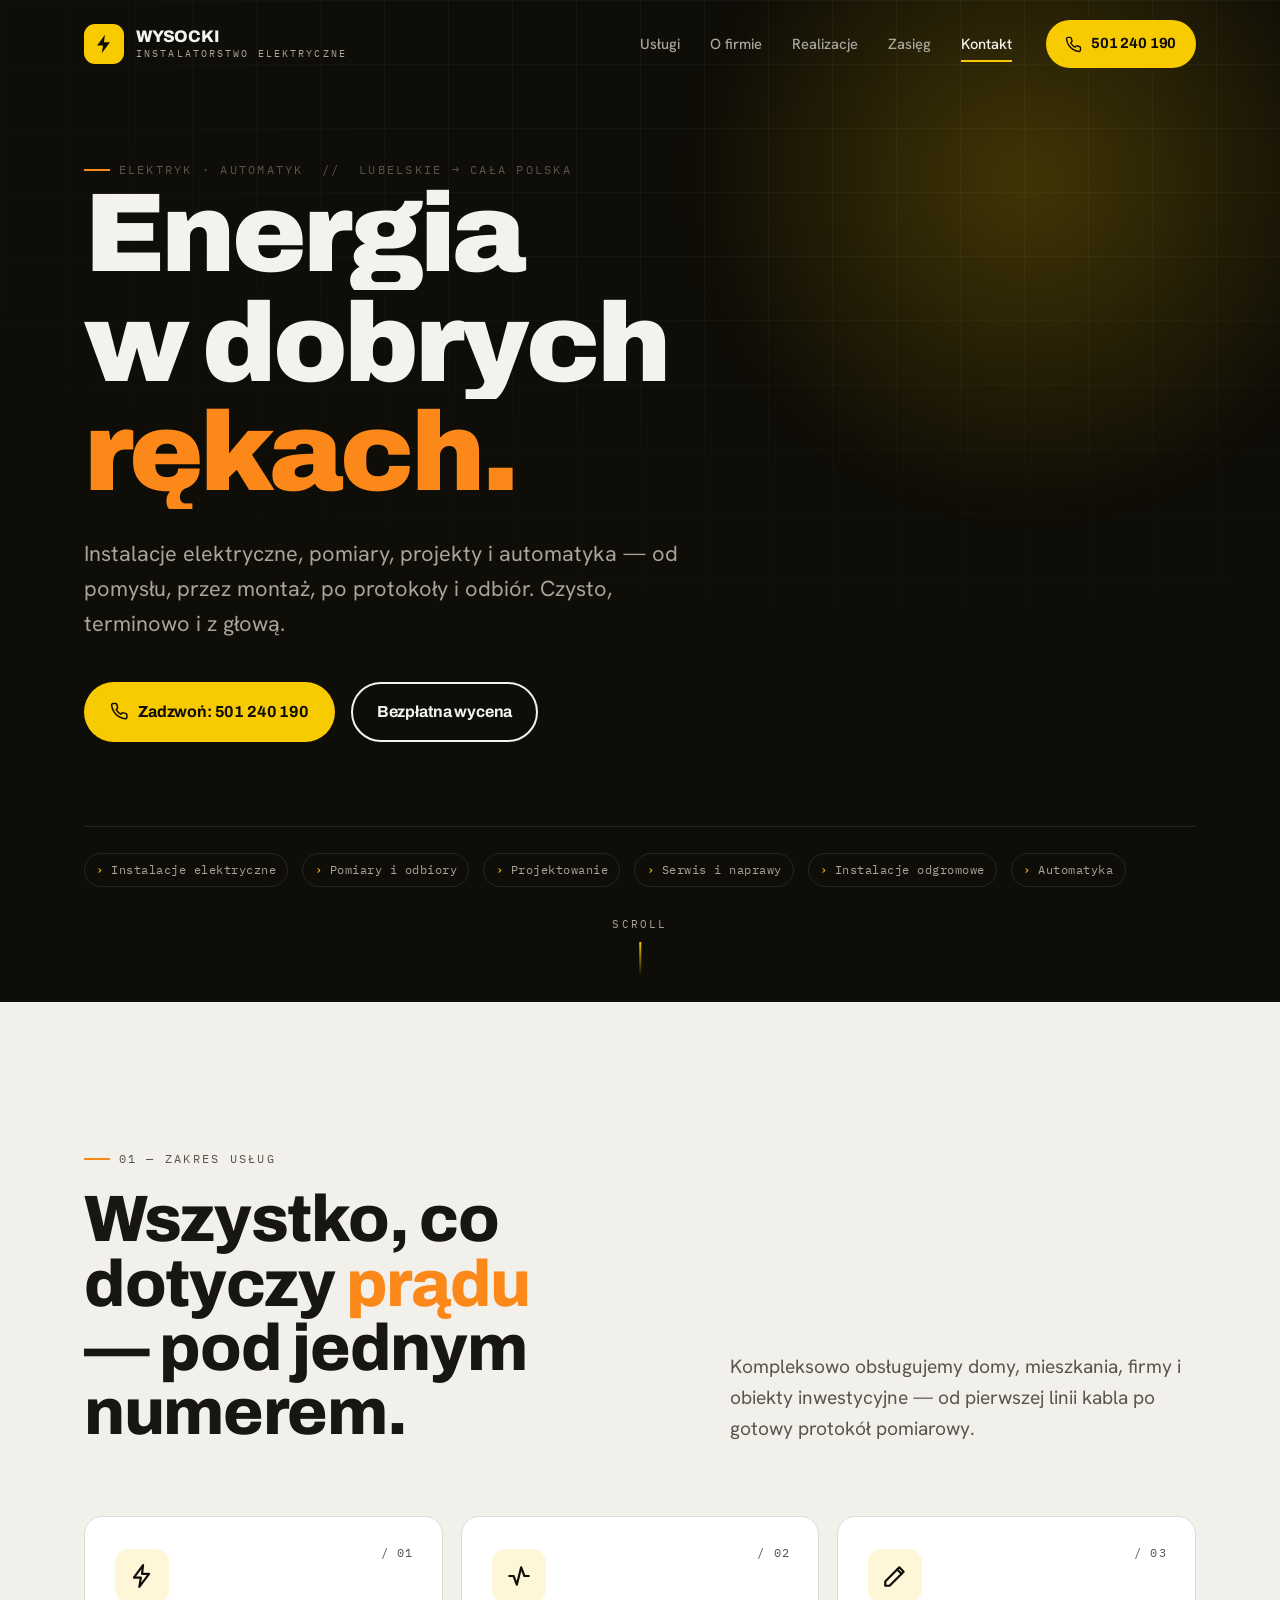
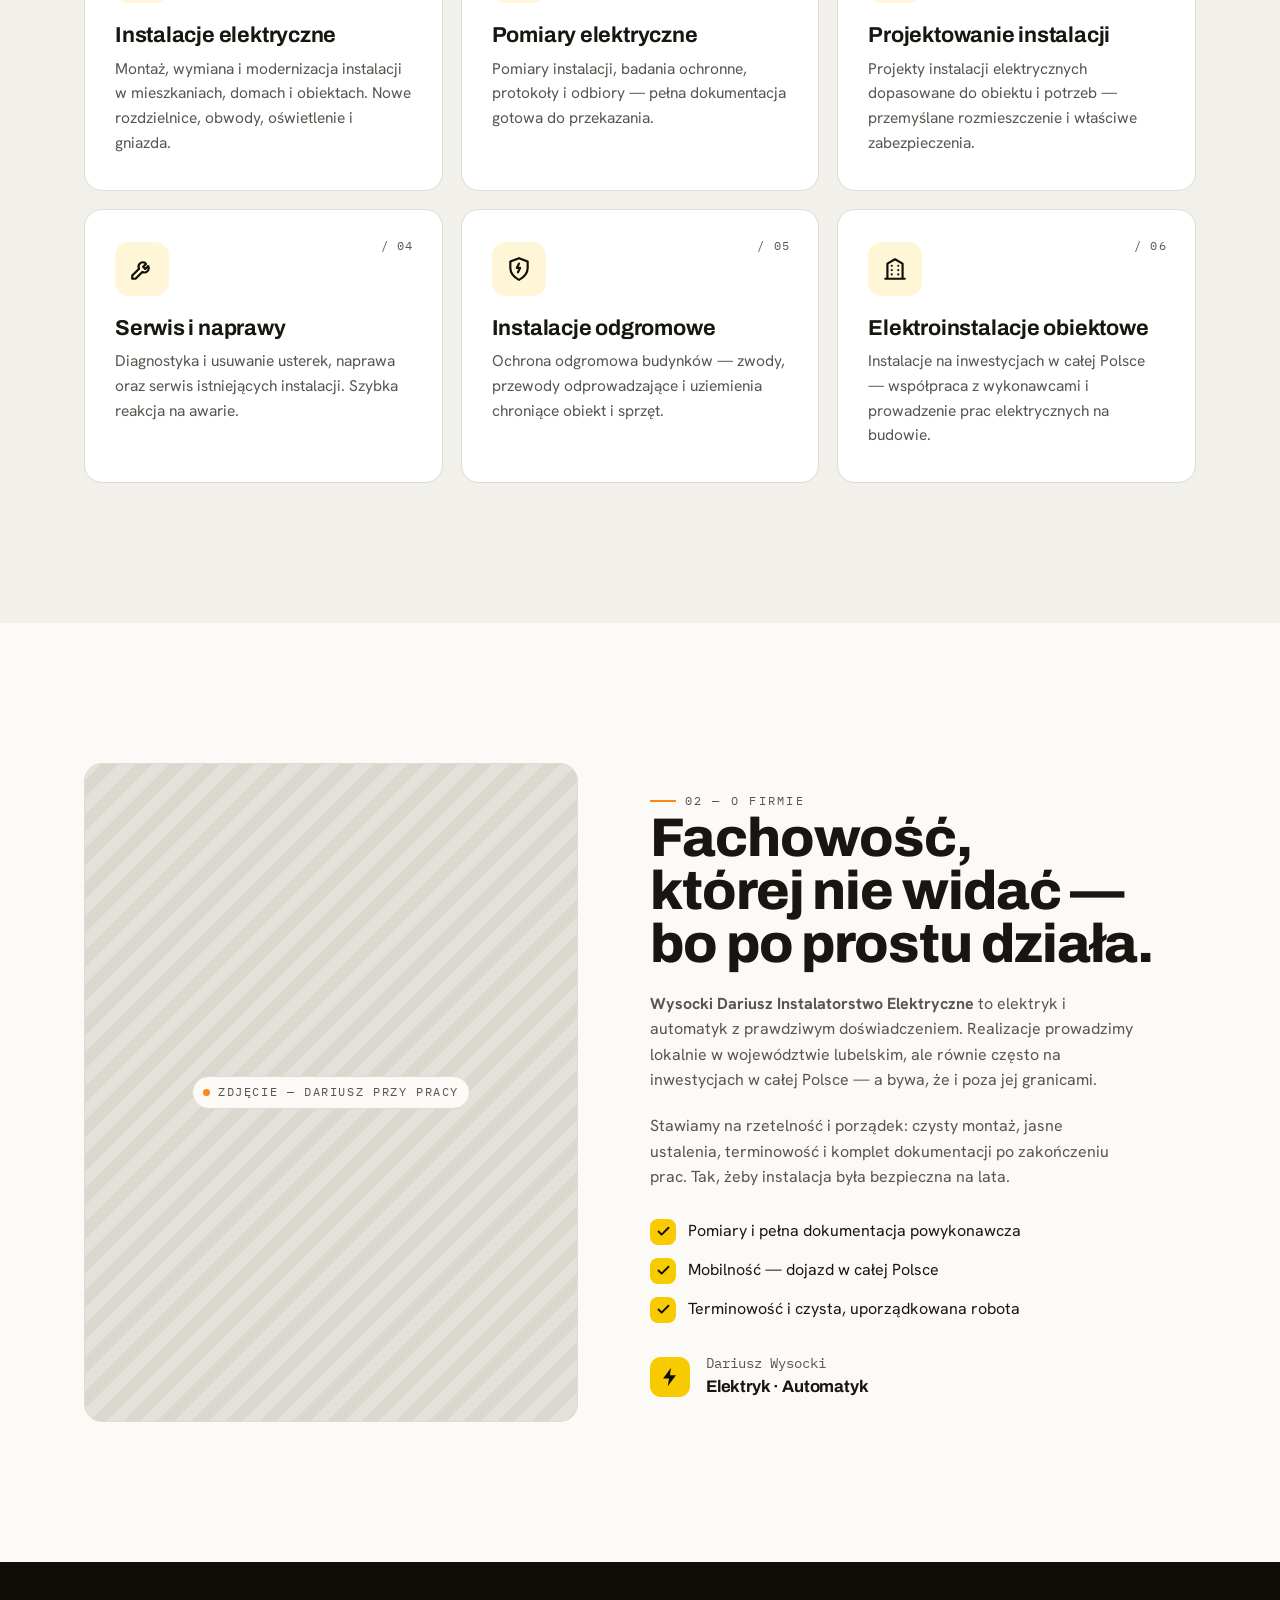
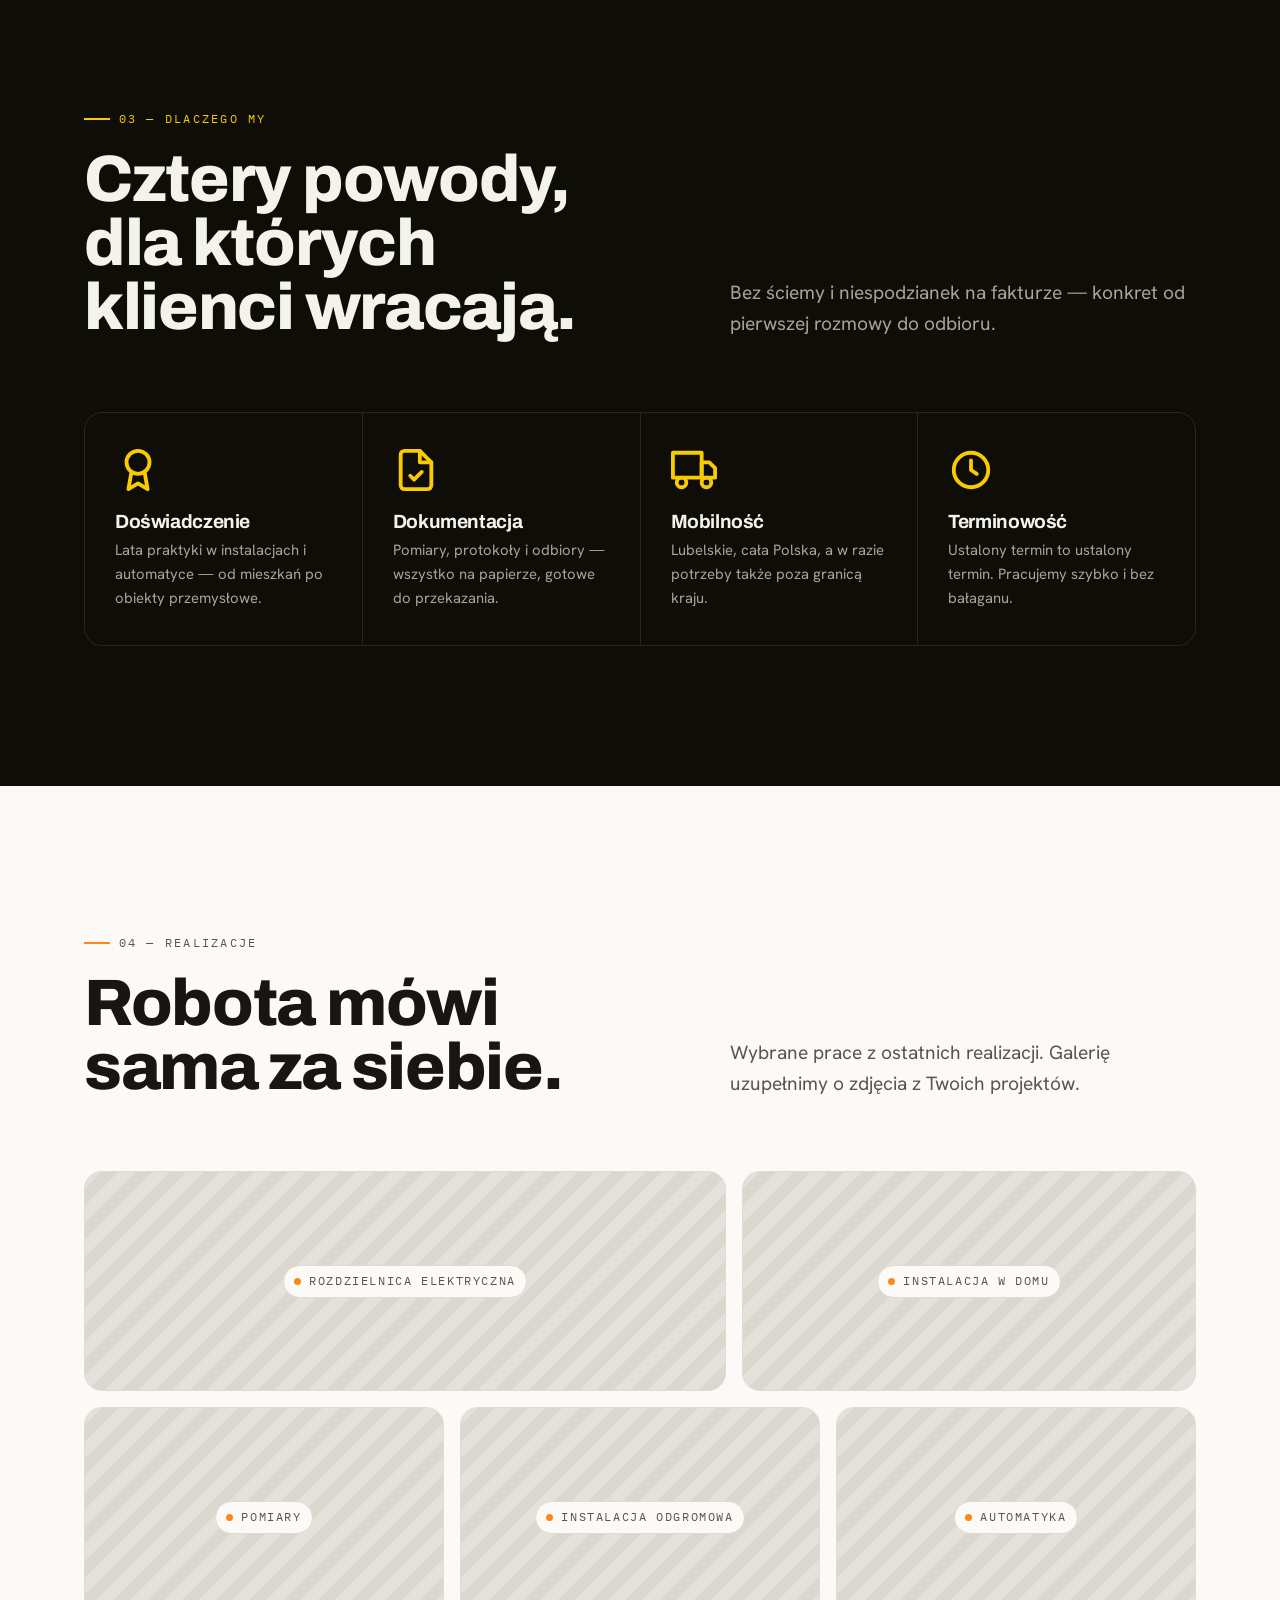
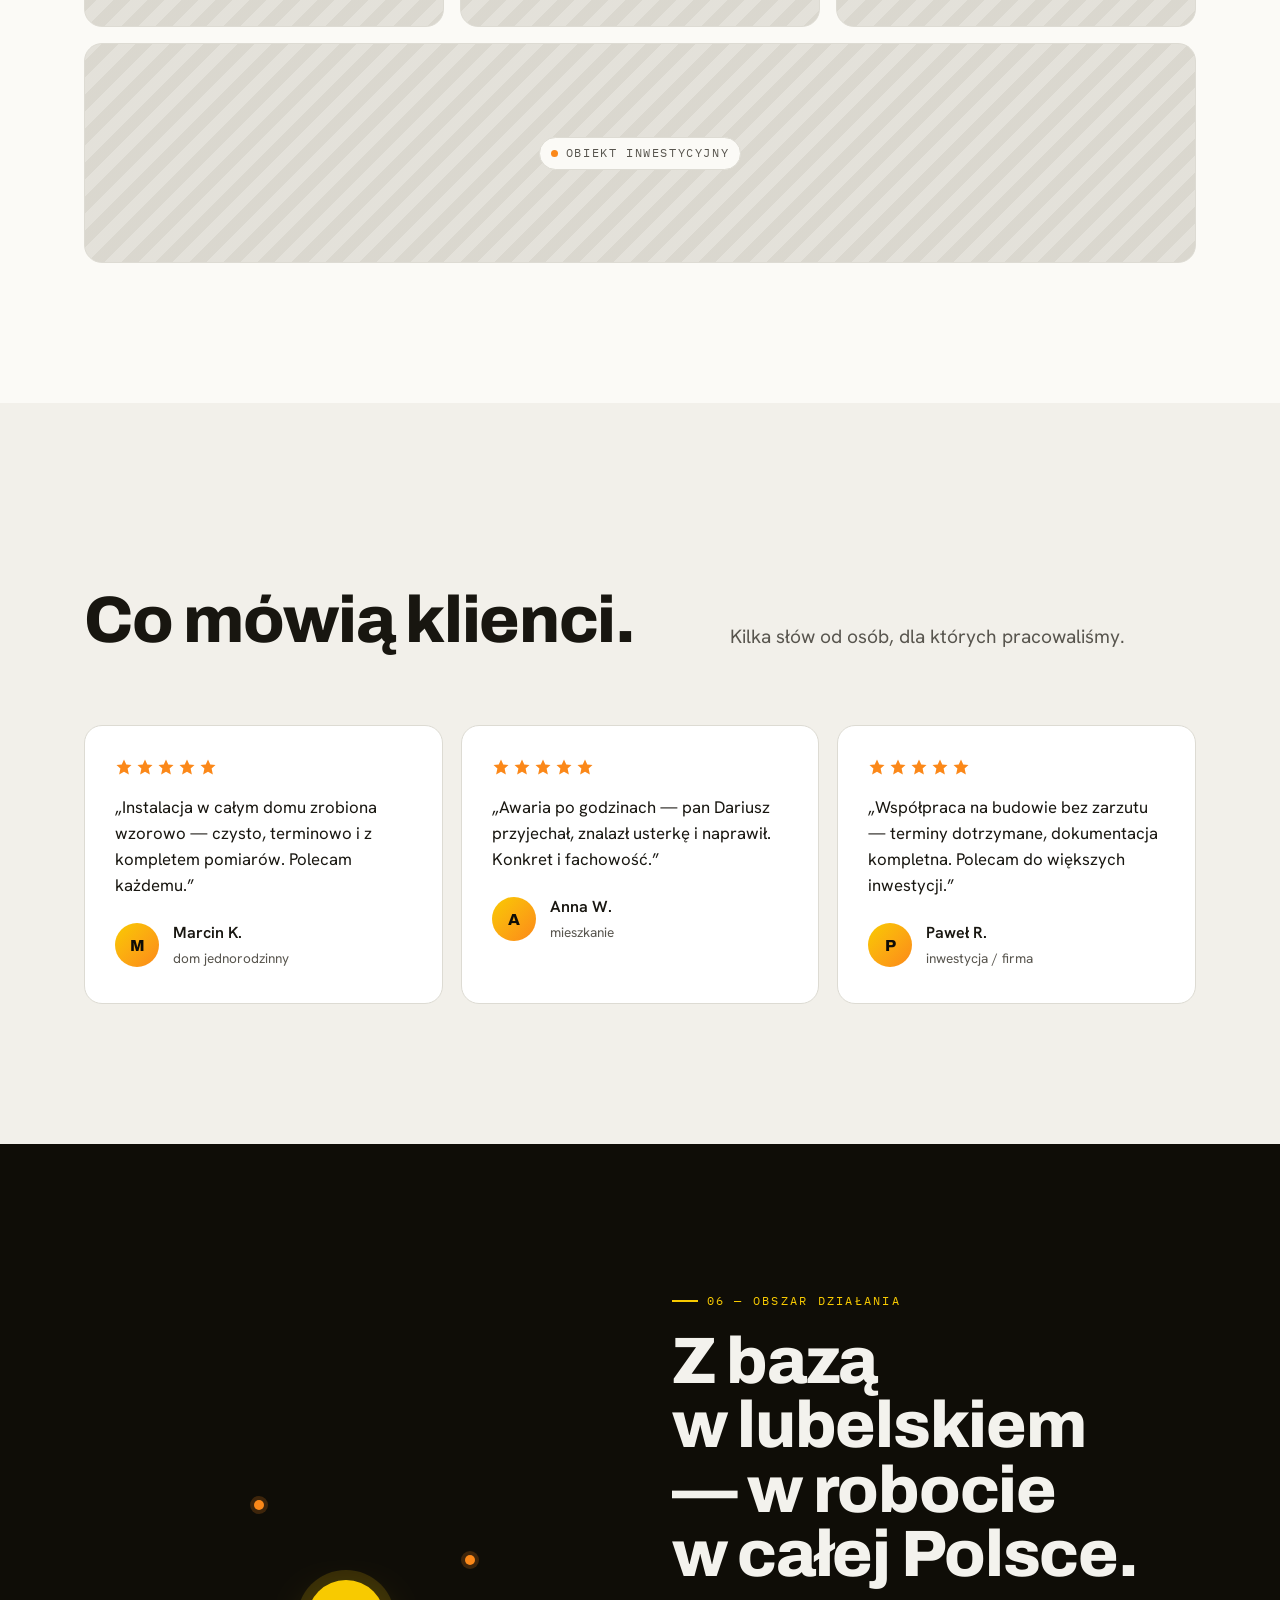
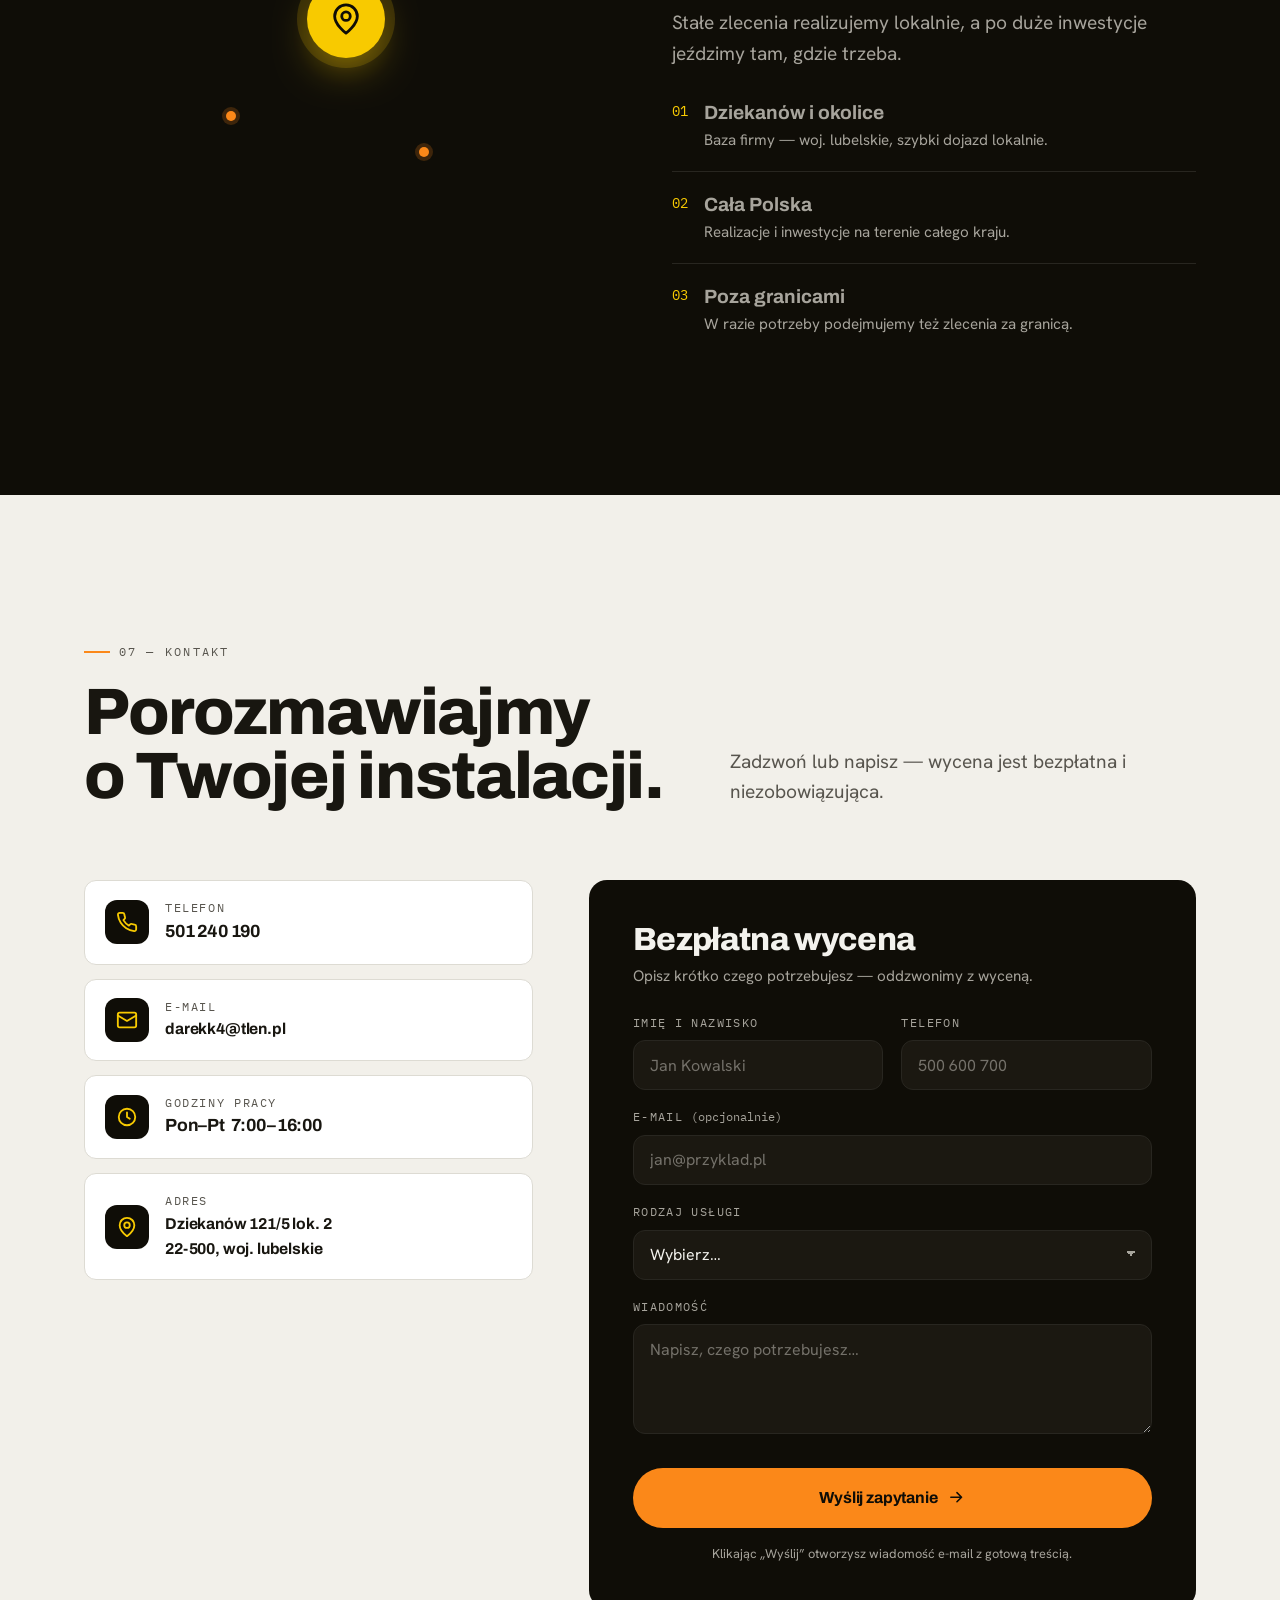
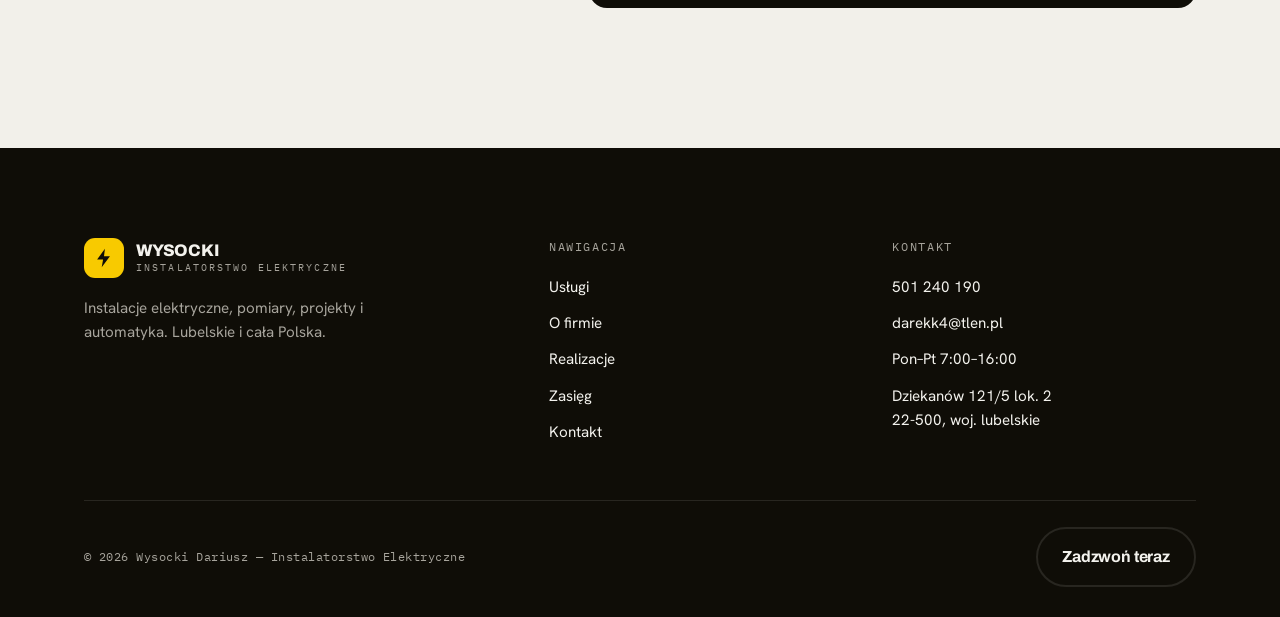
<file: Strona Wysocki Elektryk.html>
<!DOCTYPE html>
<html lang="pl">
<head>
<meta charset="UTF-8" />
<meta name="viewport" content="width=device-width, initial-scale=1.0" />
<title>Wysocki Dariusz — Instalatorstwo Elektryczne | Elektryk · Automatyk</title>
<meta name="description" content="Wysocki Dariusz — Instalatorstwo Elektryczne. Instalacje elektryczne, pomiary, projektowanie, serwis i instalacje odgromowe. Dziekanów, woj. lubelskie — realizacje w całej Polsce." />
<meta property="og:type" content="website" />
<meta property="og:title" content="Wysocki Dariusz — Instalatorstwo Elektryczne | Elektryk · Automatyk" />
<meta property="og:description" content="Instalacje elektryczne, pomiary, projektowanie, serwis i instalacje odgromowe. Dziekanów, woj. lubelskie — realizacje w całej Polsce." />
<meta name="theme-color" content="#DCC800" />
<link rel="icon" href="data:image/svg+xml,<svg xmlns='http://www.w3.org/2000/svg' viewBox='0 0 24 24'><rect width='24' height='24' rx='6' fill='%23DCC800'/><path d='M13 2 4.5 13.5H11l-1.5 8.5 9-12H12l1-8z' fill='%23161410'/></svg>" />
<link rel="preconnect" href="https://fonts.googleapis.com" />
<link rel="preconnect" href="https://fonts.gstatic.com" crossorigin />
<link href="https://fonts.googleapis.com/css2?family=Archivo:wght@500;600;700;800;900&family=Hanken+Grotesk:wght@400;500;600;700&family=IBM+Plex+Mono:wght@400;500&display=swap" rel="stylesheet" />
<link rel="stylesheet" href="assets/styles.css" />
</head>
<body>

<!-- ====================== HEADER ====================== -->
<header class="header">
  <div class="wrap header__inner">
    <a href="#top" class="logo" aria-label="Wysocki — Instalatorstwo Elektryczne">
      <span class="logo__mark">
        <svg viewBox="0 0 24 24" fill="currentColor" aria-hidden="true"><path d="M13 2 4.5 13.5H11l-1.5 8.5 9-12H12l1-8z"/></svg>
      </span>
      <span class="logo__txt">
        <span class="logo__name">WYSOCKI</span>
        <span class="logo__sub">Instalatorstwo Elektryczne</span>
      </span>
    </a>

    <nav class="nav" aria-label="Główna nawigacja">
      <div class="nav__links">
        <a href="#uslugi">Usługi</a>
        <a href="#ofirmie">O firmie</a>
        <a href="#realizacje">Realizacje</a>
        <a href="#zasieg">Zasięg</a>
        <a href="#kontakt">Kontakt</a>
      </div>
      <a href="tel:+48501240190" class="btn nav__cta">
        <svg viewBox="0 0 24 24" fill="none" stroke="currentColor" stroke-width="2" stroke-linecap="round" stroke-linejoin="round" aria-hidden="true"><path d="M22 16.92v3a2 2 0 0 1-2.18 2 19.79 19.79 0 0 1-8.63-3.07 19.5 19.5 0 0 1-6-6 19.79 19.79 0 0 1-3.07-8.67A2 2 0 0 1 4.11 2h3a2 2 0 0 1 2 1.72c.13.96.36 1.9.7 2.81a2 2 0 0 1-.45 2.11L8.09 9.91a16 16 0 0 0 6 6l1.27-1.27a2 2 0 0 1 2.11-.45c.9.34 1.85.57 2.81.7A2 2 0 0 1 22 16.92z"/></svg>
        501 240 190
      </a>
    </nav>

    <button class="burger" aria-label="Otwórz menu" aria-expanded="false">
      <span></span><span></span><span></span>
    </button>
  </div>
</header>
<div class="nav-scrim" aria-hidden="true"></div>

<!-- ====================== HERO ====================== -->
<main id="top">
<section class="hero" id="hero">
  <div class="hero__grid" aria-hidden="true"></div>
  <div class="hero__glow" aria-hidden="true"></div>

  <div class="wrap hero__inner">
    <p class="kicker anim-up">Elektryk · Automatyk &nbsp;//&nbsp; Lubelskie → cała Polska</p>

    <h1>
      <span class="line"><span>Energia</span></span>
      <span class="line"><span>w dobrych</span></span>
      <span class="line"><span><span class="mark">rękach.</span></span></span>
    </h1>

    <p class="hero__sub anim-up">
      Instalacje elektryczne, pomiary, projekty i automatyka — od pomysłu,
      przez montaż, po protokoły i odbiór. Czysto, terminowo i z głową.
    </p>

    <div class="hero__cta anim-up">
      <a href="tel:+48501240190" class="btn">
        <svg viewBox="0 0 24 24" fill="none" stroke="currentColor" stroke-width="2" stroke-linecap="round" stroke-linejoin="round" aria-hidden="true"><path d="M22 16.92v3a2 2 0 0 1-2.18 2 19.79 19.79 0 0 1-8.63-3.07 19.5 19.5 0 0 1-6-6 19.79 19.79 0 0 1-3.07-8.67A2 2 0 0 1 4.11 2h3a2 2 0 0 1 2 1.72c.13.96.36 1.9.7 2.81a2 2 0 0 1-.45 2.11L8.09 9.91a16 16 0 0 0 6 6l1.27-1.27a2 2 0 0 1 2.11-.45c.9.34 1.85.57 2.81.7A2 2 0 0 1 22 16.92z"/></svg>
        Zadzwoń: 501 240 190
      </a>
      <a href="#kontakt" class="btn btn--outline">Bezpłatna wycena</a>
    </div>

    <div class="hero__strip anim-up">
      <span class="tag"><b>›</b> Instalacje elektryczne</span>
      <span class="tag"><b>›</b> Pomiary i odbiory</span>
      <span class="tag"><b>›</b> Projektowanie</span>
      <span class="tag"><b>›</b> Serwis i naprawy</span>
      <span class="tag"><b>›</b> Instalacje odgromowe</span>
      <span class="tag"><b>›</b> Automatyka</span>
    </div>
  </div>

  <div class="hero__cue" aria-hidden="true">
    <span>scroll</span>
    <span class="dot"></span>
  </div>
</section>

<!-- ====================== USŁUGI ====================== -->
<section class="section section--alt" id="uslugi">
  <div class="wrap">
    <div class="sec-head">
      <div>
        <span class="kicker reveal">01 — Zakres usług</span>
        <h2 class="h-sec reveal" data-d="1">Wszystko, co dotyczy <span class="mark">prądu</span> — pod jednym numerem.</h2>
      </div>
      <p class="lead reveal" data-d="2">Kompleksowo obsługujemy domy, mieszkania, firmy i obiekty inwestycyjne — od pierwszej linii kabla po gotowy protokół pomiarowy.</p>
    </div>

    <div class="services">
      <article class="card reveal">
        <span class="card__num">/ 01</span>
        <div class="card__ico"><svg viewBox="0 0 24 24" fill="none" stroke="currentColor" stroke-width="2" stroke-linecap="round" stroke-linejoin="round"><path d="M13 2 4.5 13.5H11l-1.5 8.5 9-12H12l1-8z"/></svg></div>
        <h3>Instalacje elektryczne</h3>
        <p>Montaż, wymiana i modernizacja instalacji w mieszkaniach, domach i obiektach. Nowe rozdzielnice, obwody, oświetlenie i gniazda.</p>
      </article>

      <article class="card reveal" data-d="1">
        <span class="card__num">/ 02</span>
        <div class="card__ico"><svg viewBox="0 0 24 24" fill="none" stroke="currentColor" stroke-width="2" stroke-linecap="round" stroke-linejoin="round"><path d="M3 12h4l3 8 4-16 3 8h4"/></svg></div>
        <h3>Pomiary elektryczne</h3>
        <p>Pomiary instalacji, badania ochronne, protokoły i odbiory — pełna dokumentacja gotowa do przekazania.</p>
      </article>

      <article class="card reveal" data-d="2">
        <span class="card__num">/ 03</span>
        <div class="card__ico"><svg viewBox="0 0 24 24" fill="none" stroke="currentColor" stroke-width="2" stroke-linecap="round" stroke-linejoin="round"><path d="M3 21v-4L16 4l4 4L7 21H3z"/><path d="M14 6l4 4"/></svg></div>
        <h3>Projektowanie instalacji</h3>
        <p>Projekty instalacji elektrycznych dopasowane do obiektu i potrzeb — przemyślane rozmieszczenie i właściwe zabezpieczenia.</p>
      </article>

      <article class="card reveal">
        <span class="card__num">/ 04</span>
        <div class="card__ico"><svg viewBox="0 0 24 24" fill="none" stroke="currentColor" stroke-width="2" stroke-linecap="round" stroke-linejoin="round"><path d="M14.7 6.3a4 4 0 0 0-5.4 5.4L3 18v3h3l6.3-6.3a4 4 0 0 0 5.4-5.4l-2.7 2.7-2-2 2.7-2.7z"/></svg></div>
        <h3>Serwis i naprawy</h3>
        <p>Diagnostyka i usuwanie usterek, naprawa oraz serwis istniejących instalacji. Szybka reakcja na awarie.</p>
      </article>

      <article class="card reveal" data-d="1">
        <span class="card__num">/ 05</span>
        <div class="card__ico"><svg viewBox="0 0 24 24" fill="none" stroke="currentColor" stroke-width="2" stroke-linecap="round" stroke-linejoin="round"><path d="M12 2 4 5v6c0 5 3.5 8.5 8 11 4.5-2.5 8-6 8-11V5l-8-3z"/><path d="M12 7l-2 4h3l-2 4"/></svg></div>
        <h3>Instalacje odgromowe</h3>
        <p>Ochrona odgromowa budynków — zwody, przewody odprowadzające i uziemienia chroniące obiekt i sprzęt.</p>
      </article>

      <article class="card reveal" data-d="2">
        <span class="card__num">/ 06</span>
        <div class="card__ico"><svg viewBox="0 0 24 24" fill="none" stroke="currentColor" stroke-width="2" stroke-linecap="round" stroke-linejoin="round"><path d="M3 21h18M5 21V7l7-4 7 4v14"/><path d="M9 9h.01M15 9h.01M9 13h.01M15 13h.01M9 17h.01M15 17h.01"/></svg></div>
        <h3>Elektroinstalacje obiektowe</h3>
        <p>Instalacje na inwestycjach w całej Polsce — współpraca z wykonawcami i prowadzenie prac elektrycznych na budowie.</p>
      </article>
    </div>
  </div>
</section>

<!-- ====================== O FIRMIE ====================== -->
<section class="section" id="ofirmie">
  <div class="wrap about">
    <div class="about__media reveal-left">
      <div class="ph">
        <span class="ph__tag">zdjęcie — Dariusz przy pracy</span>
      </div>
    </div>

    <div class="about__txt">
      <span class="kicker reveal">02 — O firmie</span>
      <h2 class="reveal" data-d="1">Fachowość, której nie&nbsp;widać — bo&nbsp;po&nbsp;prostu działa.</h2>
      <p class="reveal" data-d="2">
        <b>Wysocki Dariusz Instalatorstwo Elektryczne</b> to elektryk i automatyk
        z prawdziwym doświadczeniem. Realizacje prowadzimy lokalnie w województwie
        lubelskim, ale równie często na inwestycjach w całej Polsce — a bywa, że i poza
        jej granicami.
      </p>
      <p class="reveal" data-d="2">
        Stawiamy na rzetelność i porządek: czysty montaż, jasne ustalenia,
        terminowość i komplet dokumentacji po zakończeniu prac. Tak, żeby instalacja
        była bezpieczna na lata.
      </p>

      <ul class="checks">
        <li class="reveal" data-d="1"><span class="ck"><svg viewBox="0 0 24 24" fill="none" stroke="currentColor" stroke-width="3" stroke-linecap="round" stroke-linejoin="round"><path d="M20 6 9 17l-5-5"/></svg></span><span>Pomiary i pełna dokumentacja powykonawcza</span></li>
        <li class="reveal" data-d="2"><span class="ck"><svg viewBox="0 0 24 24" fill="none" stroke="currentColor" stroke-width="3" stroke-linecap="round" stroke-linejoin="round"><path d="M20 6 9 17l-5-5"/></svg></span><span>Mobilność — dojazd w całej Polsce</span></li>
        <li class="reveal" data-d="3"><span class="ck"><svg viewBox="0 0 24 24" fill="none" stroke="currentColor" stroke-width="3" stroke-linecap="round" stroke-linejoin="round"><path d="M20 6 9 17l-5-5"/></svg></span><span>Terminowość i czysta, uporządkowana robota</span></li>
      </ul>

      <div class="about__sign reveal" data-d="3">
        <span class="logo__mark"><svg viewBox="0 0 24 24" fill="currentColor" aria-hidden="true"><path d="M13 2 4.5 13.5H11l-1.5 8.5 9-12H12l1-8z"/></svg></span>
        <span>Dariusz Wysocki<b>Elektryk · Automatyk</b></span>
      </div>
    </div>
  </div>
</section>

<!-- ====================== ATUTY ====================== -->
<section class="section section--dark" id="atuty">
  <div class="wrap">
    <div class="sec-head">
      <div>
        <span class="kicker reveal">03 — Dlaczego my</span>
        <h2 class="h-sec reveal" data-d="1">Cztery powody, dla których klienci wracają.</h2>
      </div>
      <p class="lead reveal" data-d="2">Bez ściemy i niespodzianek na fakturze — konkret od pierwszej rozmowy do odbioru.</p>
    </div>

    <div class="feats">
      <div class="feat reveal">
        <div class="feat__ico"><svg viewBox="0 0 24 24" fill="none" stroke="currentColor" stroke-width="2" stroke-linecap="round" stroke-linejoin="round"><circle cx="12" cy="8" r="6"/><path d="M8.5 13.5 7 22l5-3 5 3-1.5-8.5"/></svg></div>
        <h3>Doświadczenie</h3>
        <p>Lata praktyki w instalacjach i automatyce — od mieszkań po obiekty przemysłowe.</p>
      </div>
      <div class="feat reveal" data-d="1">
        <div class="feat__ico"><svg viewBox="0 0 24 24" fill="none" stroke="currentColor" stroke-width="2" stroke-linecap="round" stroke-linejoin="round"><path d="M14 2H6a2 2 0 0 0-2 2v16a2 2 0 0 0 2 2h12a2 2 0 0 0 2-2V8z"/><path d="M14 2v6h6"/><path d="m9 15 2 2 4-4"/></svg></div>
        <h3>Dokumentacja</h3>
        <p>Pomiary, protokoły i odbiory — wszystko na papierze, gotowe do przekazania.</p>
      </div>
      <div class="feat reveal" data-d="2">
        <div class="feat__ico"><svg viewBox="0 0 24 24" fill="none" stroke="currentColor" stroke-width="2" stroke-linecap="round" stroke-linejoin="round"><path d="M1 3h15v13H1z"/><path d="M16 8h4l3 3v5h-7V8z"/><circle cx="5.5" cy="18.5" r="2.5"/><circle cx="18.5" cy="18.5" r="2.5"/></svg></div>
        <h3>Mobilność</h3>
        <p>Lubelskie, cała Polska, a w razie potrzeby także poza granicą kraju.</p>
      </div>
      <div class="feat reveal" data-d="3">
        <div class="feat__ico"><svg viewBox="0 0 24 24" fill="none" stroke="currentColor" stroke-width="2" stroke-linecap="round" stroke-linejoin="round"><circle cx="12" cy="12" r="9"/><path d="M12 7v5l3 2"/></svg></div>
        <h3>Terminowość</h3>
        <p>Ustalony termin to ustalony termin. Pracujemy szybko i bez bałaganu.</p>
      </div>
    </div>
  </div>
</section>

<!-- ====================== REALIZACJE ====================== -->
<section class="section" id="realizacje">
  <div class="wrap">
    <div class="sec-head">
      <div>
        <span class="kicker reveal">04 — Realizacje</span>
        <h2 class="h-sec reveal" data-d="1">Robota mówi sama za siebie.</h2>
      </div>
      <p class="lead reveal" data-d="2">Wybrane prace z ostatnich realizacji. Galerię uzupełnimy o zdjęcia z Twoich projektów.</p>
    </div>

    <div class="gallery">
      <div class="ph g1 reveal"><span class="ph__tag">rozdzielnica elektryczna</span></div>
      <div class="ph g2 reveal" data-d="1"><span class="ph__tag">instalacja w domu</span></div>
      <div class="ph g3 reveal"><span class="ph__tag">pomiary</span></div>
      <div class="ph g4 reveal" data-d="1"><span class="ph__tag">instalacja odgromowa</span></div>
      <div class="ph g5 reveal" data-d="2"><span class="ph__tag">automatyka</span></div>
      <div class="ph g6 reveal"><span class="ph__tag">obiekt inwestycyjny</span></div>
    </div>
  </div>
</section>

<!-- ====================== OPINIE ====================== -->
<section class="section section--alt" id="opinie">
  <div class="wrap">
    <div class="sec-head">
      <div>
        <span class="kicker reveal">05 — Opinie</span>
        <h2 class="h-sec reveal" data-d="1">Co mówią klienci.</h2>
      </div>
      <p class="lead reveal" data-d="2">Kilka słów od osób, dla których pracowaliśmy.</p>
    </div>

    <div class="quotes">
      <figure class="quote reveal-scale">
        <div class="quote__stars">
          <svg viewBox="0 0 24 24" fill="currentColor"><path d="m12 2 3 6.5 7 .8-5.2 4.8L18.5 22 12 18.3 5.5 22 7.2 14 2 9.3l7-.8z"/></svg>
          <svg viewBox="0 0 24 24" fill="currentColor"><path d="m12 2 3 6.5 7 .8-5.2 4.8L18.5 22 12 18.3 5.5 22 7.2 14 2 9.3l7-.8z"/></svg>
          <svg viewBox="0 0 24 24" fill="currentColor"><path d="m12 2 3 6.5 7 .8-5.2 4.8L18.5 22 12 18.3 5.5 22 7.2 14 2 9.3l7-.8z"/></svg>
          <svg viewBox="0 0 24 24" fill="currentColor"><path d="m12 2 3 6.5 7 .8-5.2 4.8L18.5 22 12 18.3 5.5 22 7.2 14 2 9.3l7-.8z"/></svg>
          <svg viewBox="0 0 24 24" fill="currentColor"><path d="m12 2 3 6.5 7 .8-5.2 4.8L18.5 22 12 18.3 5.5 22 7.2 14 2 9.3l7-.8z"/></svg>
        </div>
        <p>„Instalacja w całym domu zrobiona wzorowo — czysto, terminowo i z kompletem pomiarów. Polecam każdemu.”</p>
        <footer><span class="av">M</span><span><cite>Marcin K.</cite><span class="role">dom jednorodzinny</span></span></footer>
      </figure>

      <figure class="quote reveal-scale" data-d="1">
        <div class="quote__stars">
          <svg viewBox="0 0 24 24" fill="currentColor"><path d="m12 2 3 6.5 7 .8-5.2 4.8L18.5 22 12 18.3 5.5 22 7.2 14 2 9.3l7-.8z"/></svg>
          <svg viewBox="0 0 24 24" fill="currentColor"><path d="m12 2 3 6.5 7 .8-5.2 4.8L18.5 22 12 18.3 5.5 22 7.2 14 2 9.3l7-.8z"/></svg>
          <svg viewBox="0 0 24 24" fill="currentColor"><path d="m12 2 3 6.5 7 .8-5.2 4.8L18.5 22 12 18.3 5.5 22 7.2 14 2 9.3l7-.8z"/></svg>
          <svg viewBox="0 0 24 24" fill="currentColor"><path d="m12 2 3 6.5 7 .8-5.2 4.8L18.5 22 12 18.3 5.5 22 7.2 14 2 9.3l7-.8z"/></svg>
          <svg viewBox="0 0 24 24" fill="currentColor"><path d="m12 2 3 6.5 7 .8-5.2 4.8L18.5 22 12 18.3 5.5 22 7.2 14 2 9.3l7-.8z"/></svg>
        </div>
        <p>„Awaria po godzinach — pan Dariusz przyjechał, znalazł usterkę i naprawił. Konkret i fachowość.”</p>
        <footer><span class="av">A</span><span><cite>Anna W.</cite><span class="role">mieszkanie</span></span></footer>
      </figure>

      <figure class="quote reveal-scale" data-d="2">
        <div class="quote__stars">
          <svg viewBox="0 0 24 24" fill="currentColor"><path d="m12 2 3 6.5 7 .8-5.2 4.8L18.5 22 12 18.3 5.5 22 7.2 14 2 9.3l7-.8z"/></svg>
          <svg viewBox="0 0 24 24" fill="currentColor"><path d="m12 2 3 6.5 7 .8-5.2 4.8L18.5 22 12 18.3 5.5 22 7.2 14 2 9.3l7-.8z"/></svg>
          <svg viewBox="0 0 24 24" fill="currentColor"><path d="m12 2 3 6.5 7 .8-5.2 4.8L18.5 22 12 18.3 5.5 22 7.2 14 2 9.3l7-.8z"/></svg>
          <svg viewBox="0 0 24 24" fill="currentColor"><path d="m12 2 3 6.5 7 .8-5.2 4.8L18.5 22 12 18.3 5.5 22 7.2 14 2 9.3l7-.8z"/></svg>
          <svg viewBox="0 0 24 24" fill="currentColor"><path d="m12 2 3 6.5 7 .8-5.2 4.8L18.5 22 12 18.3 5.5 22 7.2 14 2 9.3l7-.8z"/></svg>
        </div>
        <p>„Współpraca na budowie bez zarzutu — terminy dotrzymane, dokumentacja kompletna. Polecam do większych inwestycji.”</p>
        <footer><span class="av">P</span><span><cite>Paweł R.</cite><span class="role">inwestycja / firma</span></span></footer>
      </figure>
    </div>
  </div>
</section>

<!-- ====================== ZASIĘG ====================== -->
<section class="section section--dark" id="zasieg">
  <div class="wrap reach">
    <div class="reach__media reveal">
      <div class="radar">
        <span class="radar__ring"></span>
        <span class="radar__ring"></span>
        <span class="radar__ring"></span>
        <span class="pin p1"></span>
        <span class="pin p2"></span>
        <span class="pin p3"></span>
        <span class="pin p4"></span>
        <span class="radar__core"><svg viewBox="0 0 24 24" fill="none" stroke="currentColor" stroke-width="2" stroke-linecap="round" stroke-linejoin="round"><path d="M20 10c0 6-8 12-8 12s-8-6-8-12a8 8 0 0 1 16 0z"/><circle cx="12" cy="10" r="3"/></svg></span>
      </div>
    </div>

    <div class="reach__txt">
      <span class="kicker reveal">06 — Obszar działania</span>
      <h2 class="h-sec reveal" data-d="1">Z bazą w&nbsp;lubelskiem — w&nbsp;robocie w&nbsp;całej Polsce.</h2>
      <p class="lead reveal" data-d="2">Stałe zlecenia realizujemy lokalnie, a po duże inwestycje jeździmy tam, gdzie trzeba.</p>

      <div class="reach__list">
        <div class="reach__item reveal"><span class="n">01</span><span><b>Dziekanów i okolice</b><span>Baza firmy — woj. lubelskie, szybki dojazd lokalnie.</span></span></div>
        <div class="reach__item reveal" data-d="1"><span class="n">02</span><span><b>Cała Polska</b><span>Realizacje i inwestycje na terenie całego kraju.</span></span></div>
        <div class="reach__item reveal" data-d="2"><span class="n">03</span><span><b>Poza granicami</b><span>W razie potrzeby podejmujemy też zlecenia za granicą.</span></span></div>
      </div>
    </div>
  </div>
</section>

<!-- ====================== KONTAKT ====================== -->
<section class="section section--alt" id="kontakt">
  <div class="wrap">
    <div class="sec-head">
      <div>
        <span class="kicker reveal">07 — Kontakt</span>
        <h2 class="h-sec reveal" data-d="1">Porozmawiajmy o&nbsp;Twojej instalacji.</h2>
      </div>
      <p class="lead reveal" data-d="2">Zadzwoń lub napisz — wycena jest bezpłatna i niezobowiązująca.</p>
    </div>

    <div class="contact">
      <div class="cinfo reveal">
        <a class="cinfo__row reveal-left" href="tel:+48501240190">
          <span class="i"><svg viewBox="0 0 24 24" fill="none" stroke="currentColor" stroke-width="2" stroke-linecap="round" stroke-linejoin="round"><path d="M22 16.92v3a2 2 0 0 1-2.18 2 19.79 19.79 0 0 1-8.63-3.07 19.5 19.5 0 0 1-6-6 19.79 19.79 0 0 1-3.07-8.67A2 2 0 0 1 4.11 2h3a2 2 0 0 1 2 1.72c.13.96.36 1.9.7 2.81a2 2 0 0 1-.45 2.11L8.09 9.91a16 16 0 0 0 6 6l1.27-1.27a2 2 0 0 1 2.11-.45c.9.34 1.85.57 2.81.7A2 2 0 0 1 22 16.92z"/></svg></span>
          <span><span class="l">Telefon</span><span class="v">501 240 190</span></span>
        </a>
        <a class="cinfo__row reveal-left" data-d="1" href="mailto:darekk4@tlen.pl">
          <span class="i"><svg viewBox="0 0 24 24" fill="none" stroke="currentColor" stroke-width="2" stroke-linecap="round" stroke-linejoin="round"><rect x="2" y="4" width="20" height="16" rx="2"/><path d="m22 7-10 6L2 7"/></svg></span>
          <span><span class="l">E-mail</span><span class="v small">darekk4@tlen.pl</span></span>
        </a>
        <div class="cinfo__row reveal-left" data-d="2">
          <span class="i"><svg viewBox="0 0 24 24" fill="none" stroke="currentColor" stroke-width="2" stroke-linecap="round" stroke-linejoin="round"><circle cx="12" cy="12" r="9"/><path d="M12 7v5l3 2"/></svg></span>
          <span><span class="l">Godziny pracy</span><span class="v">Pon–Pt &nbsp;7:00–16:00</span></span>
        </div>
        <div class="cinfo__row reveal-left" data-d="3">
          <span class="i"><svg viewBox="0 0 24 24" fill="none" stroke="currentColor" stroke-width="2" stroke-linecap="round" stroke-linejoin="round"><path d="M20 10c0 6-8 12-8 12s-8-6-8-12a8 8 0 0 1 16 0z"/><circle cx="12" cy="10" r="3"/></svg></span>
          <span><span class="l">Adres</span><span class="v small">Dziekanów 121/5 lok. 2<br />22-500, woj. lubelskie</span></span>
        </div>
      </div>

      <form class="form reveal" data-d="1" id="formKontakt" novalidate>
        <div class="form__body">
          <h3>Bezpłatna wycena</h3>
          <p class="sub">Opisz krótko czego potrzebujesz — oddzwonimy z wyceną.</p>

          <div class="row2">
            <div class="field">
              <label for="imie">Imię i nazwisko</label>
              <input id="imie" name="imie" type="text" placeholder="Jan Kowalski" required />
              <span class="msg">Podaj imię i nazwisko</span>
            </div>
            <div class="field">
              <label for="telefon">Telefon</label>
              <input id="telefon" name="telefon" type="tel" data-tel placeholder="500 600 700" required />
              <span class="msg">Podaj poprawny numer telefonu</span>
            </div>
          </div>

          <div class="field">
            <label for="email">E-mail <span style="text-transform:none;letter-spacing:0">(opcjonalnie)</span></label>
            <input id="email" name="email" type="email" placeholder="jan@przyklad.pl" />
            <span class="msg">Podaj poprawny adres e-mail</span>
          </div>

          <div class="field">
            <label for="usluga">Rodzaj usługi</label>
            <select id="usluga" name="usluga" required>
              <option value="" disabled selected>Wybierz…</option>
              <option>Instalacja elektryczna</option>
              <option>Pomiary i odbiory</option>
              <option>Projektowanie instalacji</option>
              <option>Serwis / naprawa</option>
              <option>Instalacja odgromowa</option>
              <option>Automatyka</option>
              <option>Inne / nie wiem</option>
            </select>
            <span class="msg">Wybierz rodzaj usługi</span>
          </div>

          <div class="field">
            <label for="wiadomosc">Wiadomość</label>
            <textarea id="wiadomosc" name="wiadomosc" placeholder="Napisz, czego potrzebujesz…" required></textarea>
            <span class="msg">Napisz kilka słów o zleceniu</span>
          </div>

          <button type="submit" class="btn btn--amber form__submit">
            Wyślij zapytanie
            <svg viewBox="0 0 24 24" fill="none" stroke="currentColor" stroke-width="2" stroke-linecap="round" stroke-linejoin="round"><path d="M5 12h14M13 6l6 6-6 6"/></svg>
          </button>
          <p class="form__note">Klikając „Wyślij” otworzysz wiadomość e-mail z gotową treścią.</p>
        </div>

        <div class="form__success">
          <div class="big"><svg viewBox="0 0 24 24" fill="none" stroke="currentColor" stroke-width="3" stroke-linecap="round" stroke-linejoin="round"><path d="M20 6 9 17l-5-5"/></svg></div>
          <h3>Dziękujemy!</h3>
          <p>Za chwilę otworzy się Twój program pocztowy z gotową wiadomością. Odezwiemy się tak szybko, jak to możliwe.</p>
        </div>
      </form>
    </div>
  </div>
</section>
</main>

<!-- ====================== STOPKA ====================== -->
<footer class="footer">
  <div class="wrap">
    <div class="footer__top">
      <div class="footer__brand">
        <a href="#top" class="logo">
          <span class="logo__mark"><svg viewBox="0 0 24 24" fill="currentColor" aria-hidden="true"><path d="M13 2 4.5 13.5H11l-1.5 8.5 9-12H12l1-8z"/></svg></span>
          <span class="logo__txt"><span class="logo__name">WYSOCKI</span><span class="logo__sub">Instalatorstwo Elektryczne</span></span>
        </a>
        <p>Instalacje elektryczne, pomiary, projekty i automatyka. Lubelskie i cała Polska.</p>
      </div>

      <div class="footer__col">
        <h4>Nawigacja</h4>
        <a href="#uslugi">Usługi</a>
        <a href="#ofirmie">O firmie</a>
        <a href="#realizacje">Realizacje</a>
        <a href="#zasieg">Zasięg</a>
        <a href="#kontakt">Kontakt</a>
      </div>

      <div class="footer__col">
        <h4>Kontakt</h4>
        <a href="tel:+48501240190">501 240 190</a>
        <a href="mailto:darekk4@tlen.pl">darekk4@tlen.pl</a>
        <p>Pon–Pt 7:00–16:00</p>
        <p>Dziekanów 121/5 lok. 2<br />22-500, woj. lubelskie</p>
      </div>
    </div>

    <div class="footer__bottom">
      <small>© <span id="rok">2026</span> Wysocki Dariusz — Instalatorstwo Elektryczne</small>
      <a href="tel:+48501240190" class="btn btn--ghost footer__cta">Zadzwoń teraz</a>
    </div>
  </div>
</footer>

<button class="btn-top" aria-label="Powrót na górę">
  <svg viewBox="0 0 24 24" fill="none" stroke="currentColor" stroke-width="2.5" stroke-linecap="round" stroke-linejoin="round"><path d="M12 19V5M5 12l7-7 7 7"/></svg>
</button>

<script src="assets/script.js"></script>
</body>
</html>
</file>
<file: assets/styles.css>
/* =========================================================
   WYSOCKI — Instalatorstwo Elektryczne
   System wizualny: energetyczny / techniczny
   Akcent: elektryczna żółć + pomarańcz
   ========================================================= */

:root {
  /* ---- Kolory (oklch) ---- */
  --ink:        oklch(0.16 0.014 92);   /* ciepła czerń */
  --ink-2:      oklch(0.21 0.014 92);   /* karta na ciemnym */
  --ink-3:      oklch(0.27 0.012 92);   /* obramowania na ciemnym */
  --paper:      oklch(0.985 0.006 95);  /* prawie biały */
  --paper-2:    oklch(0.955 0.008 92);  /* sekcja jasna alt */
  --line:       oklch(0.89 0.01 92);    /* linie na jasnym */

  --bolt:       oklch(0.855 0.175 92);  /* elektryczna żółć */
  --bolt-deep:  oklch(0.80 0.17 88);
  --amber:      oklch(0.74 0.175 56);   /* pomarańcz */

  --txt:        oklch(0.20 0.012 92);   /* tekst na jasnym */
  --txt-soft:   oklch(0.45 0.012 92);   /* drugorzędny tekst */
  --txt-dim:    oklch(0.72 0.012 92);   /* tekst na ciemnym (przygaszony) */
  --on-dark:    oklch(0.96 0.006 95);

  /* ---- Typografia ---- */
  --display: "Archivo", system-ui, sans-serif;
  --body: "Hanken Grotesk", system-ui, sans-serif;
  --mono: "IBM Plex Mono", ui-monospace, monospace;

  /* ---- Rytm ---- */
  --maxw: 1240px;
  --pad: clamp(20px, 5vw, 64px);
  --radius: 18px;
  --radius-sm: 12px;

  --ease: cubic-bezier(0.22, 1, 0.36, 1);
}

* { box-sizing: border-box; margin: 0; padding: 0; }

html { scroll-behavior: smooth; -webkit-text-size-adjust: 100%; }
@media (prefers-reduced-motion: reduce) { html { scroll-behavior: auto; } }

body {
  font-family: var(--body);
  background: var(--paper);
  color: var(--txt);
  line-height: 1.6;
  font-size: clamp(16px, 1.05vw, 18px);
  -webkit-font-smoothing: antialiased;
  text-rendering: optimizeLegibility;
  overflow-x: hidden;
}

img { display: block; max-width: 100%; }
a { color: inherit; text-decoration: none; }
button { font: inherit; cursor: pointer; }

::selection { background: var(--bolt); color: var(--ink); }

/* ---- Layout helpers ---- */
.wrap { width: 100%; max-width: var(--maxw); margin-inline: auto; padding-inline: var(--pad); }
.section { padding-block: clamp(72px, 11vw, 140px); position: relative; }
.section--dark { background: var(--ink); color: var(--on-dark); }
.section--alt { background: var(--paper-2); }

/* ---- Typografia / nagłówki ---- */
h1, h2, h3 {
  font-family: var(--display);
  font-weight: 800;
  line-height: 0.98;
  letter-spacing: -0.02em;
  text-wrap: balance;
}
.kicker {
  font-family: var(--mono);
  font-size: 0.78rem;
  letter-spacing: 0.18em;
  text-transform: uppercase;
  color: var(--txt-soft);
  display: inline-flex;
  align-items: center;
  gap: 0.7em;
}
.kicker::before {
  content: "";
  width: 26px; height: 2px;
  background: var(--amber);
  display: inline-block;
}
.section--dark .kicker { color: var(--bolt); }
.section--dark .kicker::before { background: var(--bolt); }

.h-sec {
  font-size: clamp(2.1rem, 5.4vw, 4.1rem);
  margin-top: 18px;
}
.lead {
  max-width: 56ch;
  color: var(--txt-soft);
  font-size: clamp(1.05rem, 1.5vw, 1.25rem);
  margin-top: 22px;
}
.section--dark .lead { color: var(--txt-dim); }

.mark { color: var(--amber); }
.section--dark .mark { color: var(--bolt); }

/* =========================================================
   Buttons
   ========================================================= */
.btn {
  --bg: var(--bolt);
  display: inline-flex;
  align-items: center;
  gap: 0.6em;
  padding: 0.95em 1.5em;
  border-radius: 999px;
  font-family: var(--display);
  font-weight: 700;
  font-size: 1rem;
  letter-spacing: -0.01em;
  border: 2px solid transparent;
  background: var(--bg);
  color: var(--ink);
  transition: transform .25s var(--ease), box-shadow .25s var(--ease), background .2s, color .2s;
  position: relative;
  overflow: hidden;
}
.btn svg { width: 1.15em; height: 1.15em; }
.btn:hover { transform: translateY(-3px); box-shadow: 0 14px 30px -12px oklch(0.855 0.175 92 / .8); }
.btn:active { transform: translateY(-1px); }

.btn--ghost {
  background: transparent;
  color: inherit;
  border-color: currentColor;
}
.btn--ghost:hover { background: currentColor; color: var(--ink); box-shadow: none; }
.section--dark .btn--ghost { color: var(--on-dark); }
.section--dark .btn--ghost:hover { color: var(--ink); }

.btn--amber { --bg: var(--amber); color: var(--ink); }
.btn--amber:hover { box-shadow: 0 14px 30px -12px oklch(0.74 0.175 56 / .8); }

/* =========================================================
   Header / Nav
   ========================================================= */
.header {
  position: fixed;
  inset: 0 0 auto 0;
  z-index: 100;
  transition: background .3s var(--ease), border-color .3s, padding .3s var(--ease), backdrop-filter .3s;
  border-bottom: 1px solid transparent;
}
.header__inner {
  display: flex;
  align-items: center;
  justify-content: space-between;
  padding-block: 20px;
  transition: padding .3s var(--ease);
}
.header.is-stuck {
  background: oklch(0.16 0.014 92 / 0.82);
  backdrop-filter: blur(14px) saturate(1.2);
  border-bottom-color: var(--ink-3);
}
.header.is-stuck .header__inner { padding-block: 12px; }

/* Logotyp */
.logo { display: inline-flex; align-items: center; gap: 12px; color: var(--on-dark); }
.logo__mark {
  width: 40px; height: 40px;
  display: grid; place-items: center;
  background: var(--bolt);
  border-radius: 11px;
  flex: none;
  transition: transform .4s var(--ease);
  box-shadow: 0 0 0 0 oklch(0.855 0.175 92 / .5);
}
.logo:hover .logo__mark { transform: rotate(-8deg) scale(1.05); }
.logo__mark svg { width: 22px; height: 22px; color: var(--ink); }
.logo__txt { line-height: 1; }
.logo__name {
  font-family: var(--display);
  font-weight: 800;
  font-size: 1.05rem;
  letter-spacing: -0.01em;
  display: block;
}
.logo__sub {
  font-family: var(--mono);
  font-size: 0.6rem;
  letter-spacing: 0.22em;
  text-transform: uppercase;
  color: var(--txt-dim);
  display: block;
  margin-top: 3px;
}

.nav { display: flex; align-items: center; gap: 34px; }
.nav__links { display: flex; gap: 30px; }
.nav__links a {
  color: var(--txt-dim);
  font-size: 0.92rem;
  font-weight: 500;
  position: relative;
  transition: color .2s;
}
.nav__links a::after {
  content: ""; position: absolute; left: 0; bottom: -6px;
  width: 100%; height: 2px; background: var(--bolt);
  transform: scaleX(0); transform-origin: left; transition: transform .3s var(--ease);
}
.nav__links a:hover, .nav__links a.is-active { color: var(--on-dark); }
.nav__links a:hover::after, .nav__links a.is-active::after { transform: scaleX(1); }

.nav__cta { padding: 0.7em 1.2em; font-size: 0.92rem; }

/* hamburger */
.burger {
  display: none;
  width: 46px; height: 46px;
  border: 1px solid var(--ink-3);
  background: transparent;
  border-radius: 12px;
  position: relative;
}
.burger span {
  position: absolute; left: 12px; right: 12px; height: 2px;
  background: var(--on-dark); transition: transform .3s var(--ease), opacity .2s;
}
.burger span:nth-child(1) { top: 16px; }
.burger span:nth-child(2) { top: 22px; }
.burger span:nth-child(3) { top: 28px; }
body.menu-open .burger span:nth-child(1) { transform: translateY(6px) rotate(45deg); }
body.menu-open .burger span:nth-child(2) { opacity: 0; }
body.menu-open .burger span:nth-child(3) { transform: translateY(-6px) rotate(-45deg); }

/* =========================================================
   HERO
   ========================================================= */
.hero {
  background: var(--ink);
  color: var(--on-dark);
  position: relative;
  overflow: hidden;
  padding-top: clamp(130px, 17vh, 200px);
  padding-bottom: clamp(70px, 9vw, 120px);
}
/* siatka „obwodu” w tle */
.hero__grid {
  position: absolute; inset: 0;
  background-image:
    linear-gradient(oklch(1 0 0 / 0.035) 1px, transparent 1px),
    linear-gradient(90deg, oklch(1 0 0 / 0.035) 1px, transparent 1px);
  background-size: 64px 64px;
  mask-image: radial-gradient(120% 90% at 70% 0%, #000 30%, transparent 75%);
  pointer-events: none;
}
.hero__glow {
  position: absolute;
  top: -20%; right: -10%;
  width: 60vw; height: 60vw;
  max-width: 760px; max-height: 760px;
  background: radial-gradient(circle, oklch(0.855 0.175 92 / 0.22), transparent 62%);
  filter: blur(20px);
  pointer-events: none;
  animation: floaty 9s var(--ease) infinite alternate;
}
@keyframes floaty { to { transform: translate(-4%, 5%) scale(1.08); } }

.hero__inner { position: relative; z-index: 2; }
.hero h1 {
  font-size: clamp(2.9rem, 9vw, 7rem);
  font-weight: 900;
  letter-spacing: -0.035em;
  max-width: 16ch;
}
.hero h1 .line { display: block; overflow: hidden; }
.hero h1 .line > span { display: inline-block; }
.hero__sub {
  margin-top: 28px;
  max-width: 52ch;
  font-size: clamp(1.1rem, 1.7vw, 1.4rem);
  color: var(--txt-dim);
}
.hero__cta { margin-top: 40px; display: flex; flex-wrap: wrap; gap: 16px; }

/* pasek słów kluczowych pod hero */
.hero__strip {
  position: relative; z-index: 2;
  margin-top: clamp(48px, 7vw, 84px);
  border-top: 1px solid var(--ink-3);
  padding-top: 26px;
  display: flex; flex-wrap: wrap; gap: 12px 14px;
  align-items: center;
}
.tag {
  font-family: var(--mono);
  font-size: 0.78rem;
  letter-spacing: 0.04em;
  color: var(--txt-dim);
  border: 1px solid var(--ink-3);
  padding: 0.5em 0.9em;
  border-radius: 999px;
  transition: border-color .25s, color .25s, transform .25s var(--ease);
}
.tag:hover { color: var(--bolt); border-color: var(--bolt); transform: translateY(-2px); }
.tag b { color: var(--bolt); font-weight: 400; }

/* scroll cue */
.hero__cue {
  position: absolute; bottom: 26px; left: 50%; transform: translateX(-50%);
  z-index: 2; font-family: var(--mono); font-size: 0.7rem; letter-spacing: 0.2em;
  color: var(--txt-dim); text-transform: uppercase; display: flex; flex-direction: column;
  align-items: center; gap: 8px;
}
.hero__cue .dot { width: 2px; height: 34px; background: linear-gradient(var(--bolt), transparent); animation: cue 1.4s ease-in-out infinite; }
@keyframes cue {
  0%   { clip-path: inset(0% 0 80% 0); opacity: 0; }
  10%  { opacity: 1; }
  90%  { opacity: .8; }
  100% { clip-path: inset(80% 0 0% 0); opacity: 0; }
}

/* =========================================================
   USŁUGI
   ========================================================= */
.sec-head { display: grid; grid-template-columns: 1fr; gap: 8px; margin-bottom: clamp(40px, 6vw, 72px); }
@media (min-width: 880px) {
  .sec-head { grid-template-columns: 1.3fr 1fr; align-items: end; gap: 40px; }
  .sec-head .lead { margin-top: 0; }
}

.services { display: grid; grid-template-columns: repeat(auto-fit, minmax(290px, 1fr)); gap: 18px; }
.card {
  position: relative;
  background: var(--paper);
  border: 1px solid var(--line);
  border-radius: var(--radius);
  padding: 32px 30px 34px;
  overflow: hidden;
  transition: transform .35s var(--ease), box-shadow .35s var(--ease), border-color .35s;
}
.section--alt .card { background: #fff; }
.card::before {
  content: ""; position: absolute; left: 0; top: 0; height: 100%; width: 4px;
  background: var(--bolt); transform: scaleY(0); transform-origin: top; transition: transform .35s var(--ease);
}
.card:hover { transform: translateY(-6px); box-shadow: 0 26px 50px -28px oklch(0.2 0.02 92 / .45); border-color: transparent; }
.card:hover::before { transform: scaleY(1); }
.card__ico {
  width: 54px; height: 54px; border-radius: 14px;
  display: grid; place-items: center;
  background: oklch(0.855 0.175 92 / 0.16);
  color: var(--ink);
  margin-bottom: 22px;
  transition: background .35s, transform .35s var(--ease);
}
.card:hover .card__ico { background: var(--bolt); transform: scale(1.06) rotate(-4deg); }
.card__ico svg { width: 26px; height: 26px; }
.card__num {
  position: absolute; top: 26px; right: 28px;
  font-family: var(--mono); font-size: 0.78rem; color: var(--txt-soft); letter-spacing: 0.1em;
}
.card h3 { font-size: 1.35rem; font-weight: 700; letter-spacing: -0.01em; margin-bottom: 10px; }
.card p { color: var(--txt-soft); font-size: 0.97rem; }

/* =========================================================
   O FIRMIE
   ========================================================= */
.about { display: grid; gap: clamp(36px, 6vw, 72px); align-items: center; }
@media (min-width: 920px) { .about { grid-template-columns: 0.95fr 1.05fr; } }
.about__media { position: relative; }
.about__txt h2 { font-size: clamp(2rem, 4.6vw, 3.4rem); }
.about__txt p { margin-top: 20px; color: var(--txt-soft); max-width: 54ch; }
.about__sign {
  margin-top: 30px; display: flex; align-items: center; gap: 16px;
  font-family: var(--mono); font-size: 0.85rem; color: var(--txt-soft);
}
.about__sign b { font-family: var(--display); font-size: 1.05rem; color: var(--txt); display: block; letter-spacing: -0.01em; }

.checks { margin-top: 28px; display: grid; gap: 12px; }
.checks li { list-style: none; display: flex; align-items: flex-start; gap: 12px; }
.checks .ck {
  flex: none; width: 26px; height: 26px; border-radius: 8px; background: var(--bolt);
  display: grid; place-items: center; margin-top: 1px;
}
.checks .ck svg { width: 15px; height: 15px; color: var(--ink); }

/* =========================================================
   Placeholder na zdjęcia
   ========================================================= */
.ph {
  position: relative;
  border-radius: var(--radius);
  background:
    repeating-linear-gradient(135deg,
      oklch(0.91 0.01 92) 0 12px,
      oklch(0.88 0.012 92) 12px 24px);
  border: 1px solid var(--line);
  display: grid; place-items: center;
  overflow: hidden;
  aspect-ratio: 4 / 3;
}
.section--dark .ph {
  background:
    repeating-linear-gradient(135deg,
      oklch(0.24 0.012 92) 0 12px,
      oklch(0.21 0.012 92) 12px 24px);
  border-color: var(--ink-3);
}
.ph__tag {
  font-family: var(--mono); font-size: 0.72rem; letter-spacing: 0.14em; text-transform: uppercase;
  color: var(--txt-soft); background: var(--paper); padding: 0.55em 0.9em; border-radius: 999px;
  border: 1px solid var(--line); display: inline-flex; align-items: center; gap: 8px;
}
.section--dark .ph__tag { background: var(--ink-2); color: var(--txt-dim); border-color: var(--ink-3); }
.ph__tag::before { content: ""; width: 7px; height: 7px; border-radius: 50%; background: var(--amber); }
.about__media .ph { aspect-ratio: 3 / 4; }

/* =========================================================
   ATUTY (Dlaczego my)
   ========================================================= */
.feats { display: grid; grid-template-columns: repeat(auto-fit, minmax(240px, 1fr)); gap: 1px; background: var(--ink-3); border: 1px solid var(--ink-3); border-radius: var(--radius); overflow: hidden; }
.feat { background: var(--ink); padding: 34px 30px; transition: background .3s; }
.feat:hover { background: var(--ink-2); }
.feat__ico { width: 46px; height: 46px; color: var(--bolt); margin-bottom: 20px; }
.feat__ico svg { width: 100%; height: 100%; }
.feat h3 { font-size: 1.2rem; font-weight: 700; color: var(--on-dark); margin-bottom: 8px; }
.feat p { color: var(--txt-dim); font-size: 0.93rem; }

/* =========================================================
   REALIZACJE / Galeria
   ========================================================= */
.gallery { display: grid; grid-template-columns: repeat(12, 1fr); gap: 16px; }
.gallery .ph { aspect-ratio: auto; min-height: 220px; }
.g1 { grid-column: span 7; }
.g2 { grid-column: span 5; }
.g3 { grid-column: span 4; }
.g4 { grid-column: span 4; }
.g5 { grid-column: span 4; }
.g6 { grid-column: span 12; min-height: 260px; }
@media (max-width: 760px) {
  .gallery { grid-template-columns: repeat(2, 1fr); }
  .g1, .g2, .g3, .g4, .g5, .g6 { grid-column: span 1; }
  .g6 { grid-column: span 2; }
}

/* =========================================================
   OPINIE
   ========================================================= */
.quotes { display: grid; grid-template-columns: repeat(auto-fit, minmax(290px, 1fr)); gap: 18px; }
.quote {
  background: #fff; border: 1px solid var(--line); border-radius: var(--radius);
  padding: 32px 30px; position: relative; transition: transform .3s var(--ease), box-shadow .3s var(--ease);
}
.quote:hover { transform: translateY(-5px); box-shadow: 0 24px 44px -28px oklch(0.2 0.02 92 / .4); }
.quote__stars { display: flex; gap: 3px; color: var(--amber); margin-bottom: 18px; }
.quote__stars svg { width: 18px; height: 18px; }
.quote p { font-size: 1.05rem; color: var(--txt); line-height: 1.55; }
.quote footer { margin-top: 22px; display: flex; align-items: center; gap: 14px; }
.quote .av {
  width: 44px; height: 44px; border-radius: 50%; flex: none;
  background: linear-gradient(135deg, var(--bolt), var(--amber));
  display: grid; place-items: center; font-family: var(--display); font-weight: 800; color: var(--ink);
}
.quote cite { font-style: normal; font-weight: 600; display: block; }
.quote .role { font-size: 0.85rem; color: var(--txt-soft); }

/* =========================================================
   ZASIĘG
   ========================================================= */
.reach { display: grid; gap: clamp(36px, 6vw, 64px); align-items: center; }
@media (min-width: 920px) { .reach { grid-template-columns: 1fr 1fr; } }
.radar {
  position: relative; aspect-ratio: 1; max-width: 460px; width: 100%; margin-inline: auto;
  display: grid; place-items: center;
}
.radar__ring {
  position: absolute; border: 1px solid var(--ink-3); border-radius: 50%;
  inset: 0; opacity: 0; animation: ping 4s var(--ease) infinite;
}
.radar__ring:nth-child(1) { animation-delay: 0s; }
.radar__ring:nth-child(2) { animation-delay: 1.3s; }
.radar__ring:nth-child(3) { animation-delay: 2.6s; }
@keyframes ping {
  0% { transform: scale(0.25); opacity: 0; border-color: var(--bolt); }
  18% { opacity: 0.8; }
  100% { transform: scale(1); opacity: 0; }
}
.radar__core {
  position: relative; z-index: 2; width: 78px; height: 78px; border-radius: 50%;
  background: var(--bolt); display: grid; place-items: center; color: var(--ink);
  box-shadow: 0 0 0 10px oklch(0.855 0.175 92 / 0.16), 0 16px 40px -10px oklch(0.855 0.175 92 / .6);
}
.radar__core svg { width: 34px; height: 34px; }
.radar .pin {
  position: absolute; width: 10px; height: 10px; border-radius: 50%;
  background: var(--amber); box-shadow: 0 0 0 4px oklch(0.74 0.175 56 / .2);
}
.radar .pin.p1 { top: 24%; left: 30%; }
.radar .pin.p2 { top: 36%; right: 22%; }
.radar .pin.p3 { bottom: 28%; left: 24%; }
.radar .pin.p4 { bottom: 20%; right: 32%; }

.reach__list { display: grid; gap: 18px; margin-top: 28px; }
.reach__item { display: flex; gap: 16px; align-items: flex-start; padding-bottom: 18px; border-bottom: 1px solid var(--ink-3); }
.reach__item:last-child { border-bottom: 0; }
.reach__item .n { font-family: var(--mono); color: var(--bolt); font-size: 0.85rem; padding-top: 3px; }
.reach__item b { font-family: var(--display); font-size: 1.2rem; display: block; }
.reach__item span { color: var(--txt-dim); font-size: 0.95rem; }

/* =========================================================
   KONTAKT
   ========================================================= */
.contact { display: grid; gap: clamp(36px, 5vw, 56px); }
@media (min-width: 920px) { .contact { grid-template-columns: 0.85fr 1.15fr; } }

.cinfo { display: grid; gap: 14px; align-content: start; }
.cinfo__row {
  display: flex; gap: 16px; align-items: center;
  padding: 18px 20px; border: 1px solid var(--line); border-radius: var(--radius-sm);
  background: #fff; transition: border-color .25s, transform .25s var(--ease);
}
.cinfo__row:hover { border-color: var(--amber); transform: translateX(4px); }
.cinfo__row .i { width: 44px; height: 44px; flex: none; border-radius: 12px; background: var(--ink); color: var(--bolt); display: grid; place-items: center; }
.cinfo__row .i svg { width: 22px; height: 22px; }
.cinfo__row .l { font-family: var(--mono); font-size: 0.72rem; letter-spacing: 0.14em; text-transform: uppercase; color: var(--txt-soft); }
.cinfo__row .v { font-family: var(--display); font-weight: 700; font-size: 1.1rem; letter-spacing: -0.01em; }
.cinfo__row .v.small { font-size: 0.98rem; }

/* Formularz */
.form { background: var(--ink); color: var(--on-dark); border-radius: var(--radius); padding: clamp(28px, 4vw, 44px); }
.form h3 { font-size: clamp(1.5rem, 3vw, 2rem); color: var(--on-dark); }
.form p.sub { color: var(--txt-dim); margin-top: 8px; margin-bottom: 26px; font-size: 0.95rem; }
.field { margin-bottom: 18px; }
.field label { display: block; font-family: var(--mono); font-size: 0.72rem; letter-spacing: 0.12em; text-transform: uppercase; color: var(--txt-dim); margin-bottom: 8px; }
.field input, .field select, .field textarea {
  width: 100%; background: var(--ink-2); border: 1px solid var(--ink-3); color: var(--on-dark);
  border-radius: 12px; padding: 0.85em 1em; font-family: var(--body); font-size: 1rem;
  transition: border-color .2s, box-shadow .2s; -webkit-appearance: none; appearance: none;
}
.field select { background-image: linear-gradient(45deg, transparent 50%, var(--txt-dim) 50%), linear-gradient(135deg, var(--txt-dim) 50%, transparent 50%); background-position: calc(100% - 20px) 1.25em, calc(100% - 15px) 1.25em; background-size: 5px 5px, 5px 5px; background-repeat: no-repeat; }
.field textarea { resize: vertical; min-height: 110px; }
.field input::placeholder, .field textarea::placeholder { color: oklch(0.55 0.012 92); }
.field input:focus, .field select:focus, .field textarea:focus { outline: none; border-color: var(--bolt); box-shadow: 0 0 0 3px oklch(0.855 0.175 92 / 0.18); }
.field.err input, .field.err select, .field.err textarea { border-color: var(--amber); }
.field .msg { font-size: 0.78rem; color: var(--amber); margin-top: 6px; display: none; }
.field.err .msg { display: block; }
.form .row2 { display: grid; gap: 18px; }
@media (min-width: 540px) { .form .row2 { grid-template-columns: 1fr 1fr; } }
.form__submit { width: 100%; justify-content: center; margin-top: 8px; }
.form__note { font-size: 0.8rem; color: var(--txt-dim); margin-top: 16px; text-align: center; }

.form__success {
  display: none; text-align: center; padding: 30px 10px;
}
.form__success.show { display: block; animation: pop .5s var(--ease); }
@keyframes pop { from { opacity: 0; transform: scale(.94); } to { opacity: 1; transform: scale(1); } }
.form__success .big { width: 72px; height: 72px; border-radius: 50%; background: var(--bolt); display: grid; place-items: center; margin: 0 auto 22px; }
.form__success .big svg { width: 38px; height: 38px; color: var(--ink); }
.form__success h3 { margin-bottom: 10px; }
.form__success p { color: var(--txt-dim); max-width: 36ch; margin-inline: auto; }
.is-hidden { display: none !important; }

/* =========================================================
   STOPKA
   ========================================================= */
.footer { background: var(--ink); color: var(--on-dark); padding-block: clamp(56px, 8vw, 90px) 30px; }
.footer__top { display: grid; gap: 40px; padding-bottom: 44px; border-bottom: 1px solid var(--ink-3); }
@media (min-width: 760px) { .footer__top { grid-template-columns: 1.4fr 1fr 1fr; } }
.footer__brand p { color: var(--txt-dim); margin-top: 18px; max-width: 34ch; font-size: 0.95rem; }
.footer__col h4 { font-family: var(--mono); font-size: 0.72rem; letter-spacing: 0.14em; text-transform: uppercase; color: var(--txt-dim); margin-bottom: 18px; font-weight: 400; }
.footer__col a, .footer__col p { display: block; color: var(--on-dark); margin-bottom: 12px; font-size: 0.95rem; transition: color .2s; }
.footer__col a:hover { color: var(--bolt); }
.footer__bottom { padding-top: 26px; display: flex; flex-wrap: wrap; gap: 12px; justify-content: space-between; align-items: center; }
.footer__bottom small { color: var(--txt-dim); font-family: var(--mono); font-size: 0.74rem; letter-spacing: 0.04em; }
.footer__cta { display: inline-flex; }

.btn-top {
  position: fixed; right: 22px; bottom: 22px; z-index: 90;
  width: 52px; height: 52px; border-radius: 14px; background: var(--bolt); color: var(--ink);
  display: grid; place-items: center; border: none;
  box-shadow: 0 12px 30px -10px oklch(0.855 0.175 92 / .8);
  opacity: 0; transform: translateY(20px) scale(.8); pointer-events: none;
  transition: opacity .3s var(--ease), transform .3s var(--ease);
}
.btn-top.show { opacity: 1; transform: none; pointer-events: auto; }
.btn-top:hover { transform: translateY(-3px); }
.btn-top svg { width: 22px; height: 22px; }

/* =========================================================
   Animacje wejścia (reveal)
   ========================================================= */
.reveal { opacity: 0; transform: translateY(26px); transition: opacity .8s var(--ease), transform .8s var(--ease); }
.reveal.in { opacity: 1; transform: none; }
.reveal[data-d="1"] { transition-delay: .08s; }
.reveal[data-d="2"] { transition-delay: .16s; }
.reveal[data-d="3"] { transition-delay: .24s; }
.reveal[data-d="4"] { transition-delay: .32s; }
.reveal[data-d="5"] { transition-delay: .40s; }

.hero h1 .line > span { transform: translateY(105%); transition: transform .9s var(--ease); }
.hero.in h1 .line > span { transform: none; }
.hero .anim-up { opacity: 0; transform: translateY(20px); transition: opacity .8s var(--ease) .35s, transform .8s var(--ease) .35s; }
.hero.in .anim-up { opacity: 1; transform: none; }

@media (prefers-reduced-motion: reduce) {
  .reveal, .hero h1 .line > span, .hero .anim-up { opacity: 1 !important; transform: none !important; transition: none !important; }
  .hero__glow, .radar__ring, .hero__cue .dot { animation: none !important; }
}

/* =========================================================
   Mobile nav + responsywność
   ========================================================= */
@media (max-width: 860px) {
  .burger { display: block; }
  .nav {
    position: fixed; inset: 0 0 0 auto; width: min(82vw, 360px);
    background: var(--ink); border-left: 1px solid var(--ink-3);
    flex-direction: column; align-items: stretch; justify-content: center; gap: 0;
    padding: 40px var(--pad); transform: translateX(100%); transition: transform .4s var(--ease);
    z-index: 99;
  }
  body.menu-open .nav { transform: none; }
  .nav__links { flex-direction: column; gap: 4px; }
  .nav__links a { font-size: 1.4rem; font-family: var(--display); font-weight: 700; color: var(--on-dark); padding: 14px 0; border-bottom: 1px solid var(--ink-3); }
  .nav__links a::after { display: none; }
  .nav__cta { margin-top: 24px; justify-content: center; }
  .nav-scrim { position: fixed; inset: 0; background: oklch(0.12 0.01 92 / .6); backdrop-filter: blur(2px); opacity: 0; pointer-events: none; transition: opacity .3s; z-index: 98; }
  body.menu-open .nav-scrim { opacity: 1; pointer-events: auto; }
}
@media (min-width: 861px) { .nav-scrim { display: none; } }

@media (max-width: 860px) {
  .hero { padding-bottom: clamp(100px, 14vw, 140px); }
}
@media (max-width: 520px) {
  .hero__cta { flex-direction: column; align-items: stretch; }
  .hero__cta .btn { justify-content: center; }
  .hero { padding-bottom: 120px; }
}

/* =========================================================
   Scroll offset — fixed header przykrywa sekcje
   ========================================================= */
.section[id] { scroll-margin-top: 90px; }

/* =========================================================
   Menu mobilne — blokada scrolla w tle
   ========================================================= */
body.menu-open { overflow: hidden; }

/* =========================================================
   Hero — kaskadowe opóźnienia animacji wejścia
   ========================================================= */
.hero .kicker.anim-up     { transition-delay: 0.18s; }
.hero .hero__sub.anim-up  { transition-delay: 0.48s; }
.hero .hero__cta.anim-up  { transition-delay: 0.62s; }
.hero .hero__strip.anim-up { transition-delay: 0.80s; }

/* trzy linie H1 wychodzą z lekką kaskadą */
.hero h1 .line:nth-child(2) > span { transition-delay: 0.07s; }
.hero h1 .line:nth-child(3) > span { transition-delay: 0.14s; }

/* =========================================================
   Logo — puls przy hover (dopełnia istniejący box-shadow: 0 0 0 0)
   ========================================================= */
@keyframes logo-pulse {
  0%   { box-shadow: 0 0 0  0px oklch(0.855 0.175 92 / .55); }
  65%  { box-shadow: 0 0 0 14px oklch(0.855 0.175 92 /  0);  }
  100% { box-shadow: 0 0 0 14px oklch(0.855 0.175 92 /  0);  }
}
.logo:hover .logo__mark {
  transform: rotate(-8deg) scale(1.05);
  animation: logo-pulse 0.65s var(--ease);
}

/* =========================================================
   Radar — pulsujące piny lokalizacji
   ========================================================= */
@keyframes pin-pulse {
  0%, 100% { box-shadow: 0 0 0 4px oklch(0.74 0.175 56 / .25); }
  50%       { box-shadow: 0 0 0 9px oklch(0.74 0.175 56 /   0); }
}
.radar .pin       { animation: pin-pulse 2.4s ease-in-out infinite; }
.radar .pin.p2    { animation-delay: 0.6s; }
.radar .pin.p3    { animation-delay: 1.2s; }
.radar .pin.p4    { animation-delay: 1.8s; }

/* =========================================================
   Dostępność — widoczny focus klawiaturowy
   ========================================================= */
:focus-visible {
  outline: 2px solid var(--bolt);
  outline-offset: 3px;
  border-radius: 4px;
}
.btn:focus-visible         { outline-offset: 5px; border-radius: 999px; }
.nav__links a:focus-visible { border-radius: 3px; }
.field input:focus-visible,
.field select:focus-visible,
.field textarea:focus-visible { outline: none; } /* zastępuje własne :focus */

/* =========================================================
   Stopka — ghost button (przeniesione z inline style w HTML)
   ========================================================= */
.footer .btn--ghost {
  border-color: var(--ink-3);
  color: var(--on-dark);
}
.footer .btn--ghost:hover {
  background: var(--bolt);
  border-color: var(--bolt);
  color: var(--ink);
  box-shadow: 0 14px 30px -12px oklch(0.855 0.175 92 / .6);
}

/* =========================================================
   Reduced-motion — nowe animacje
   ========================================================= */
@media (prefers-reduced-motion: reduce) {
  .radar .pin, .logo__mark { animation: none !important; }
}

/* =========================================================
   Fix #1 + #4: backdrop-filter → ::before
   backdrop-filter na elemencie tworzy nowy containing block
   dla position:fixed dzieci — stąd znikający przycisk nav (glitch
   compositing z will-change:transform) i rozsypane menu mobilne
   po scrollu. Przeniesienie na ::before eliminuje oba problemy.
   ========================================================= */
.header { transition: border-color .3s, padding .3s var(--ease); }
.header::before {
  content: "";
  position: absolute; inset: 0; z-index: -1; pointer-events: none;
  background: oklch(0.16 0.014 92 / 0);
  transition: background .3s var(--ease);
  /* NIE ustawiamy backdrop-filter tutaj — blur(0px) też tworzy compositing layer
     i wchodzi w konflikt z will-change:transform na przyciskach (efekt: znikający btn) */
}
.header.is-stuck { background: transparent; backdrop-filter: none; }
.header.is-stuck::before {
  background: oklch(0.16 0.014 92 / 0.82);
  backdrop-filter: blur(14px) saturate(1.2);
}

/* =========================================================
   Fix #2: bloki kontaktowe — etykieta nad wartością
   ========================================================= */
.cinfo__row .l,
.cinfo__row .v { display: block; }

/* =========================================================
   Fix #3: btn-top — płynniejszy hover
   ========================================================= */
.btn-top {
  transition: opacity .45s var(--ease), transform .45s var(--ease), box-shadow .3s var(--ease);
}
.btn-top:hover {
  background: var(--amber);
  transform: translateY(-5px) scale(1.08);
  box-shadow: 0 22px 40px -14px oklch(0.74 0.175 56 / .8);
}

/* =========================================================
   btn--outline — przycisk konturowy na ciemnym tle
   (zastępuje btn--ghost w hero; jawne kolory zamiast currentColor)
   ========================================================= */
.btn--outline {
  background: transparent;
  color: var(--on-dark);
  border-color: var(--on-dark);
}
.btn--outline:hover {
  background: var(--amber);
  border-color: var(--amber);
  color: var(--ink);
  box-shadow: 0 14px 30px -12px oklch(0.74 0.175 56 / .7);
}
.btn-top:active {
  transform: translateY(-1px) scale(0.96);
  transition-duration: .1s;
}

/* =========================================================
   Ripple — efekt fali przy dotknięciu przycisku
   ========================================================= */
.btn__ripple {
  position: absolute;
  width: 8px; height: 8px;
  border-radius: 50%;
  background: oklch(1 0 0 / .5);
  transform: translate(-50%, -50%) scale(0);
  animation: btn-ripple .5s var(--ease) forwards;
  pointer-events: none;
}
.btn--amber .btn__ripple,
.btn--outline .btn__ripple { background: oklch(0.16 0.014 92 / .35); }
@keyframes btn-ripple {
  to { transform: translate(-50%, -50%) scale(28); opacity: 0; }
}

/* =========================================================
   Reveal — warianty kierunkowe (lewa, prawa, skala)
   ========================================================= */
.reveal-left  { opacity: 0; transform: translateX(-64px); transition: opacity 1s var(--ease), transform 1s var(--ease); }
.reveal-right { opacity: 0; transform: translateX(64px);  transition: opacity 1s var(--ease), transform 1s var(--ease); }
.reveal-scale { opacity: 0; transform: scale(0.78) translateY(20px); transition: opacity .8s var(--ease), transform .8s var(--ease); }
.reveal-left.in, .reveal-right.in, .reveal-scale.in { opacity: 1; transform: none; }

.reveal-left[data-d="1"], .reveal-right[data-d="1"], .reveal-scale[data-d="1"] { transition-delay: .10s; }
.reveal-left[data-d="2"], .reveal-right[data-d="2"], .reveal-scale[data-d="2"] { transition-delay: .20s; }
.reveal-left[data-d="3"], .reveal-right[data-d="3"], .reveal-scale[data-d="3"] { transition-delay: .30s; }

/* =========================================================
   Dotyk — feedback na tapnięcie (tylko urządzenia bez hover)
   ========================================================= */
@media (hover: none) {
  .card:active        { transform: scale(0.97); transition-duration: .1s; }
  .quote:active       { transform: scale(0.98) translateY(-2px); transition-duration: .1s; }
  .feat:active        { background: var(--ink-2); transition: background .1s; }
  .cinfo__row:active  { transform: translateX(6px); transition-duration: .1s; }
  .btn:active         { transform: scale(0.96); transition-duration: .1s; }
}

/* =========================================================
   Atuty — ikony skaczą (wyraźna animacja)
   ========================================================= */
.feat__ico { animation: none; }

/* =========================================================
   Hero — tagi pływają (ciągła animacja widoczna od razu)
   ========================================================= */
.hero__strip .tag { animation: none; }

/* =========================================================
   Logo — pulsujący blask przy załadowaniu (3 razy)
   ========================================================= */
@keyframes logo-attention {
  0%, 100% { box-shadow: 0 0 0  0px oklch(0.855 0.175 92 / .6); }
  50%       { box-shadow: 0 0 0 18px oklch(0.855 0.175 92 /  0); }
}
.logo__mark { animation: logo-attention 1.2s var(--ease) 1s 3; }

/* =========================================================
   Reduced-motion — nowe animacje
   ========================================================= */
@media (prefers-reduced-motion: reduce) {
  .reveal-left, .reveal-right, .reveal-scale {
    opacity: 1 !important; transform: none !important; transition: none !important;
  }
  .feat__ico, .hero__strip .tag, .logo__mark { animation: none !important; }
  .btn__ripple { display: none; }
}
</file>
